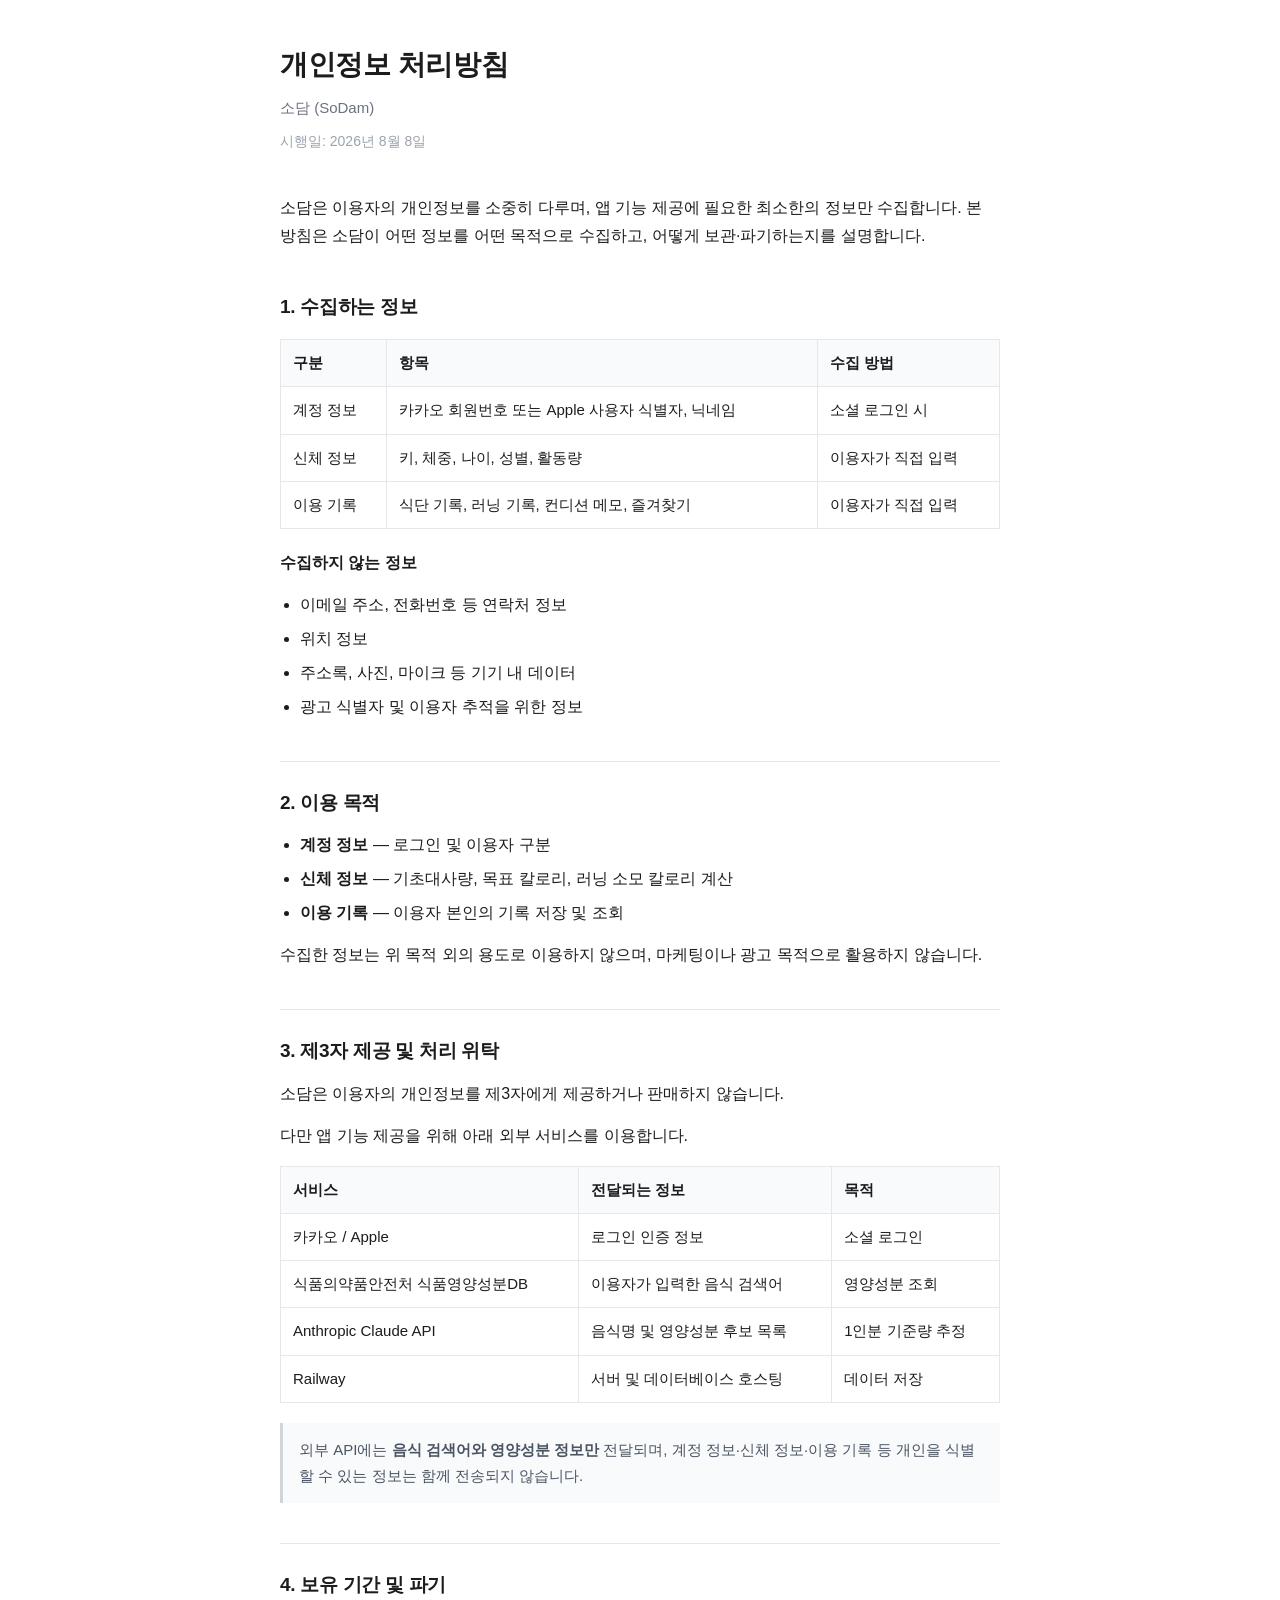
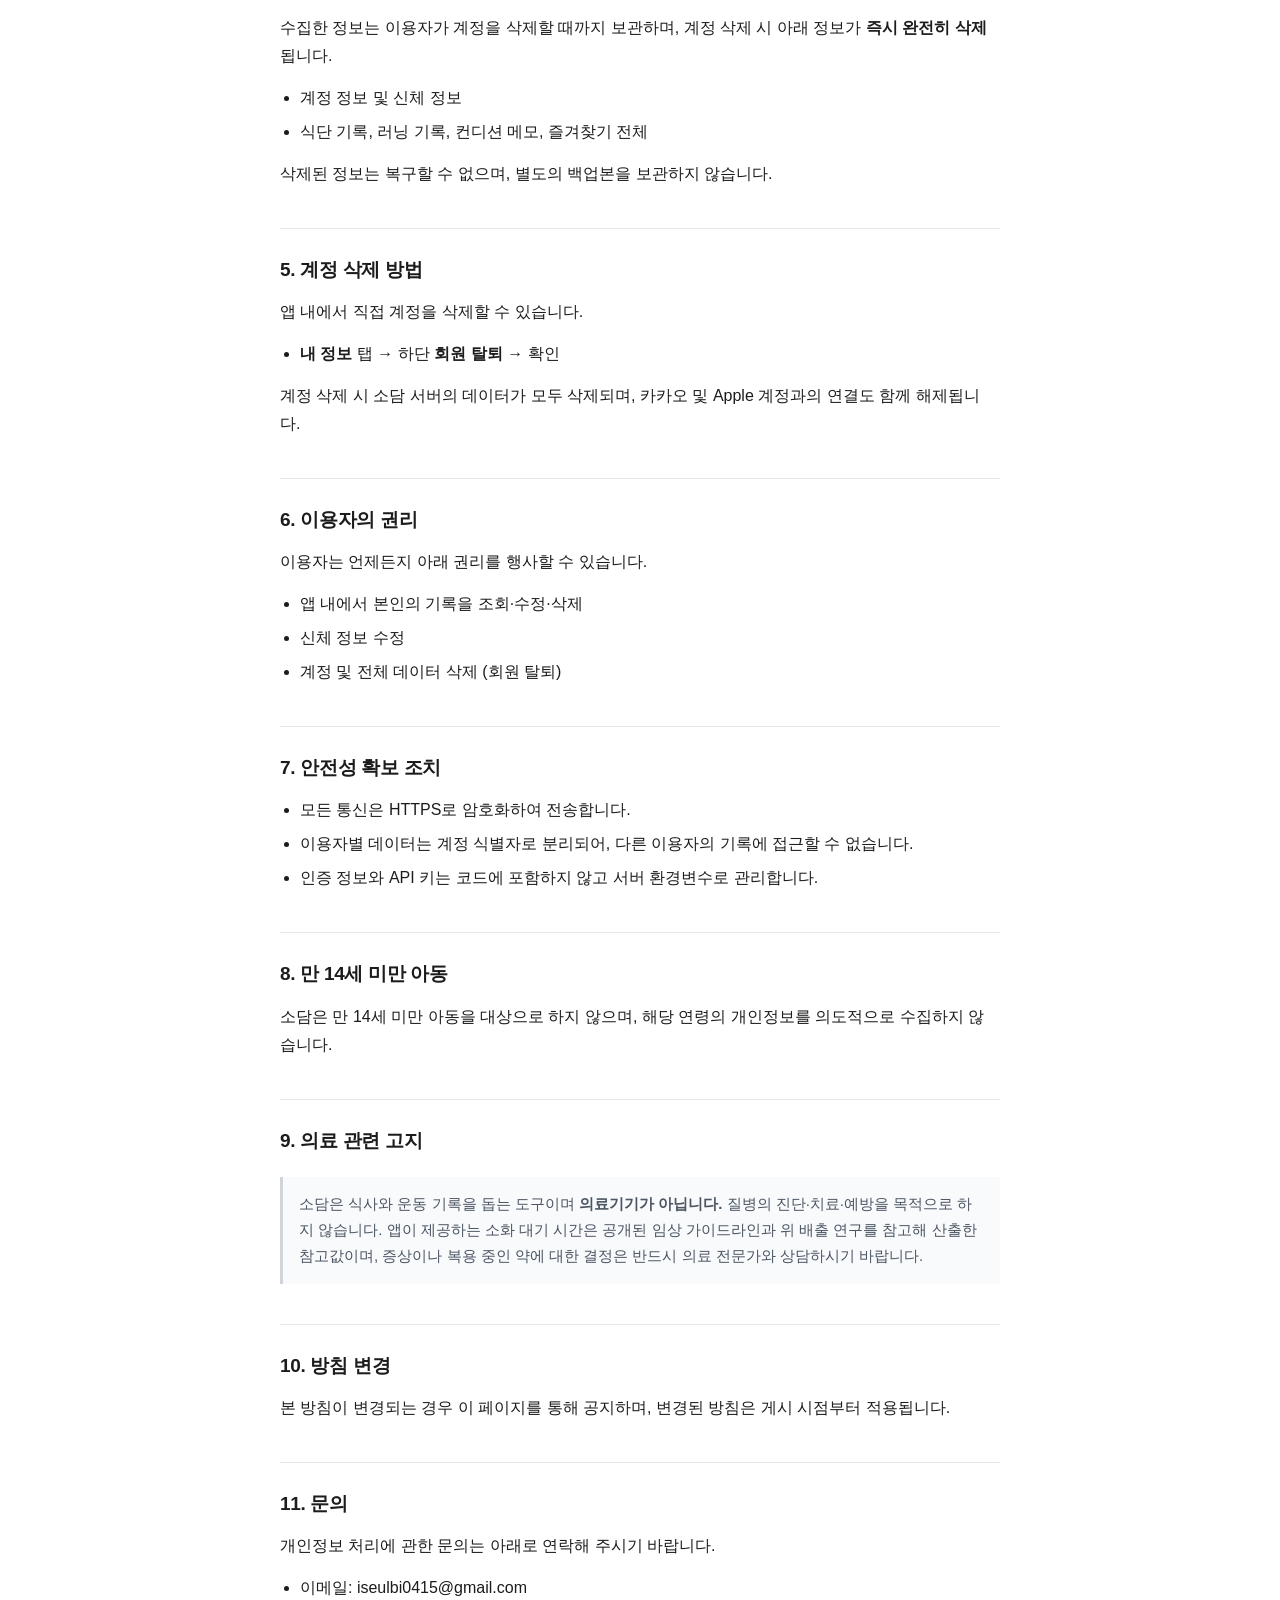
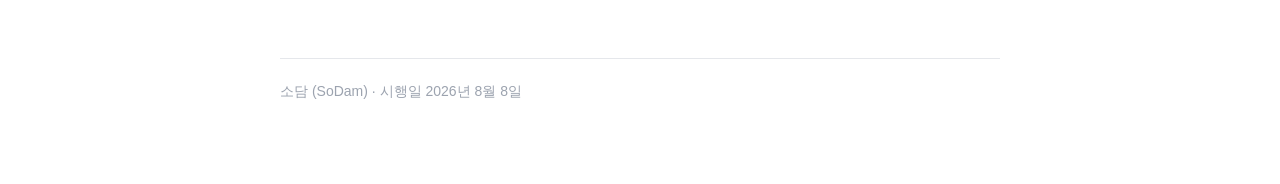
<file: docs/privacy.html>
<!DOCTYPE html>
<html lang="ko">
<head>
<meta charset="UTF-8">
<meta name="viewport" content="width=device-width, initial-scale=1">
<title>소담 개인정보 처리방침</title>
<style>
  :root { color-scheme: light dark; }
  * { box-sizing: border-box; }
  body {
    margin: 0;
    padding: 40px 20px 80px;
    font-family: -apple-system, BlinkMacSystemFont, 'Apple SD Gothic Neo',
                 'Pretendard', 'Noto Sans KR', sans-serif;
    line-height: 1.75;
    color: #1c1c1e;
    background: #fff;
    -webkit-text-size-adjust: 100%;
  }
  .wrap { max-width: 720px; margin: 0 auto; }
  h1 { font-size: 28px; margin: 0 0 6px; letter-spacing: -0.4px; }
  .sub { color: #6b7280; font-size: 15px; margin: 0 0 8px; }
  .meta { color: #9ca3af; font-size: 14px; margin: 0 0 40px; }
  h2 {
    font-size: 19px; margin: 40px 0 12px; padding-top: 24px;
    border-top: 1px solid #e5e7eb; letter-spacing: -0.3px;
  }
  h2:first-of-type { border-top: none; padding-top: 0; }
  p { margin: 0 0 14px; }
  ul { margin: 0 0 14px; padding-left: 20px; }
  li { margin-bottom: 6px; }
  table {
    width: 100%; border-collapse: collapse; margin: 16px 0 20px; font-size: 15px;
  }
  th, td {
    border: 1px solid #e5e7eb; padding: 10px 12px; text-align: left;
    vertical-align: top;
  }
  th { background: #f9fafb; font-weight: 600; white-space: nowrap; }
  .note {
    background: #f9fafb; border-left: 3px solid #d1d5db;
    padding: 14px 16px; margin: 20px 0; font-size: 15px; color: #4b5563;
  }
  footer {
    margin-top: 56px; padding-top: 20px; border-top: 1px solid #e5e7eb;
    color: #9ca3af; font-size: 14px;
  }
  @media (prefers-color-scheme: dark) {
    body { background: #000; color: #f2f2f7; }
    .sub { color: #9ca3af; }
    h2 { border-color: #2c2c2e; }
    th, td { border-color: #2c2c2e; }
    th { background: #1c1c1e; }
    .note { background: #1c1c1e; border-left-color: #3a3a3c; color: #c7c7cc; }
    footer { border-color: #2c2c2e; }
  }
</style>
</head>
<body>
<div class="wrap">

  <h1>개인정보 처리방침</h1>
  <p class="sub">소담 (SoDam)</p>
  <p class="meta">시행일: 2026년 8월 8일</p>

  <p>
    소담은 이용자의 개인정보를 소중히 다루며, 앱 기능 제공에 필요한 최소한의 정보만
    수집합니다. 본 방침은 소담이 어떤 정보를 어떤 목적으로 수집하고, 어떻게 보관·파기하는지를
    설명합니다.
  </p>

  <h2>1. 수집하는 정보</h2>

  <table>
    <tr>
      <th>구분</th>
      <th>항목</th>
      <th>수집 방법</th>
    </tr>
    <tr>
      <td>계정 정보</td>
      <td>카카오 회원번호 또는 Apple 사용자 식별자, 닉네임</td>
      <td>소셜 로그인 시</td>
    </tr>
    <tr>
      <td>신체 정보</td>
      <td>키, 체중, 나이, 성별, 활동량</td>
      <td>이용자가 직접 입력</td>
    </tr>
    <tr>
      <td>이용 기록</td>
      <td>식단 기록, 러닝 기록, 컨디션 메모, 즐겨찾기</td>
      <td>이용자가 직접 입력</td>
    </tr>
  </table>

  <p><strong>수집하지 않는 정보</strong></p>
  <ul>
    <li>이메일 주소, 전화번호 등 연락처 정보</li>
    <li>위치 정보</li>
    <li>주소록, 사진, 마이크 등 기기 내 데이터</li>
    <li>광고 식별자 및 이용자 추적을 위한 정보</li>
  </ul>

  <h2>2. 이용 목적</h2>
  <ul>
    <li><strong>계정 정보</strong> — 로그인 및 이용자 구분</li>
    <li><strong>신체 정보</strong> — 기초대사량, 목표 칼로리, 러닝 소모 칼로리 계산</li>
    <li><strong>이용 기록</strong> — 이용자 본인의 기록 저장 및 조회</li>
  </ul>
  <p>
    수집한 정보는 위 목적 외의 용도로 이용하지 않으며, 마케팅이나 광고 목적으로
    활용하지 않습니다.
  </p>

  <h2>3. 제3자 제공 및 처리 위탁</h2>
  <p>소담은 이용자의 개인정보를 제3자에게 제공하거나 판매하지 않습니다.</p>
  <p>다만 앱 기능 제공을 위해 아래 외부 서비스를 이용합니다.</p>

  <table>
    <tr>
      <th>서비스</th>
      <th>전달되는 정보</th>
      <th>목적</th>
    </tr>
    <tr>
      <td>카카오 / Apple</td>
      <td>로그인 인증 정보</td>
      <td>소셜 로그인</td>
    </tr>
    <tr>
      <td>식품의약품안전처 식품영양성분DB</td>
      <td>이용자가 입력한 음식 검색어</td>
      <td>영양성분 조회</td>
    </tr>
    <tr>
      <td>Anthropic Claude API</td>
      <td>음식명 및 영양성분 후보 목록</td>
      <td>1인분 기준량 추정</td>
    </tr>
    <tr>
      <td>Railway</td>
      <td>서버 및 데이터베이스 호스팅</td>
      <td>데이터 저장</td>
    </tr>
  </table>

  <div class="note">
    외부 API에는 <strong>음식 검색어와 영양성분 정보만</strong> 전달되며,
    계정 정보·신체 정보·이용 기록 등 개인을 식별할 수 있는 정보는 함께 전송되지 않습니다.
  </div>

  <h2>4. 보유 기간 및 파기</h2>
  <p>
    수집한 정보는 이용자가 계정을 삭제할 때까지 보관하며, 계정 삭제 시 아래 정보가
    <strong>즉시 완전히 삭제</strong>됩니다.
  </p>
  <ul>
    <li>계정 정보 및 신체 정보</li>
    <li>식단 기록, 러닝 기록, 컨디션 메모, 즐겨찾기 전체</li>
  </ul>
  <p>
    삭제된 정보는 복구할 수 없으며, 별도의 백업본을 보관하지 않습니다.
  </p>

  <h2>5. 계정 삭제 방법</h2>
  <p>앱 내에서 직접 계정을 삭제할 수 있습니다.</p>
  <ul>
    <li><strong>내 정보</strong> 탭 → 하단 <strong>회원 탈퇴</strong> → 확인</li>
  </ul>
  <p>
    계정 삭제 시 소담 서버의 데이터가 모두 삭제되며, 카카오 및 Apple 계정과의 연결도
    함께 해제됩니다.
  </p>

  <h2>6. 이용자의 권리</h2>
  <p>이용자는 언제든지 아래 권리를 행사할 수 있습니다.</p>
  <ul>
    <li>앱 내에서 본인의 기록을 조회·수정·삭제</li>
    <li>신체 정보 수정</li>
    <li>계정 및 전체 데이터 삭제 (회원 탈퇴)</li>
  </ul>

  <h2>7. 안전성 확보 조치</h2>
  <ul>
    <li>모든 통신은 HTTPS로 암호화하여 전송합니다.</li>
    <li>이용자별 데이터는 계정 식별자로 분리되어, 다른 이용자의 기록에 접근할 수 없습니다.</li>
    <li>인증 정보와 API 키는 코드에 포함하지 않고 서버 환경변수로 관리합니다.</li>
  </ul>

  <h2>8. 만 14세 미만 아동</h2>
  <p>
    소담은 만 14세 미만 아동을 대상으로 하지 않으며, 해당 연령의 개인정보를
    의도적으로 수집하지 않습니다.
  </p>

  <h2>9. 의료 관련 고지</h2>
  <div class="note">
    소담은 식사와 운동 기록을 돕는 도구이며 <strong>의료기기가 아닙니다.</strong>
    질병의 진단·치료·예방을 목적으로 하지 않습니다. 앱이 제공하는 소화 대기 시간은
    공개된 임상 가이드라인과 위 배출 연구를 참고해 산출한 참고값이며,
    증상이나 복용 중인 약에 대한 결정은 반드시 의료 전문가와 상담하시기 바랍니다.
  </div>

  <h2>10. 방침 변경</h2>
  <p>
    본 방침이 변경되는 경우 이 페이지를 통해 공지하며, 변경된 방침은 게시 시점부터
    적용됩니다.
  </p>

  <h2>11. 문의</h2>
  <p>
    개인정보 처리에 관한 문의는 아래로 연락해 주시기 바랍니다.
  </p>
  <ul>
    <li>이메일: iseulbi0415@gmail.com</li>
  </ul>

  <footer>
    소담 (SoDam) · 시행일 2026년 8월 8일
  </footer>

</div>
</body>
</html>
</file>
